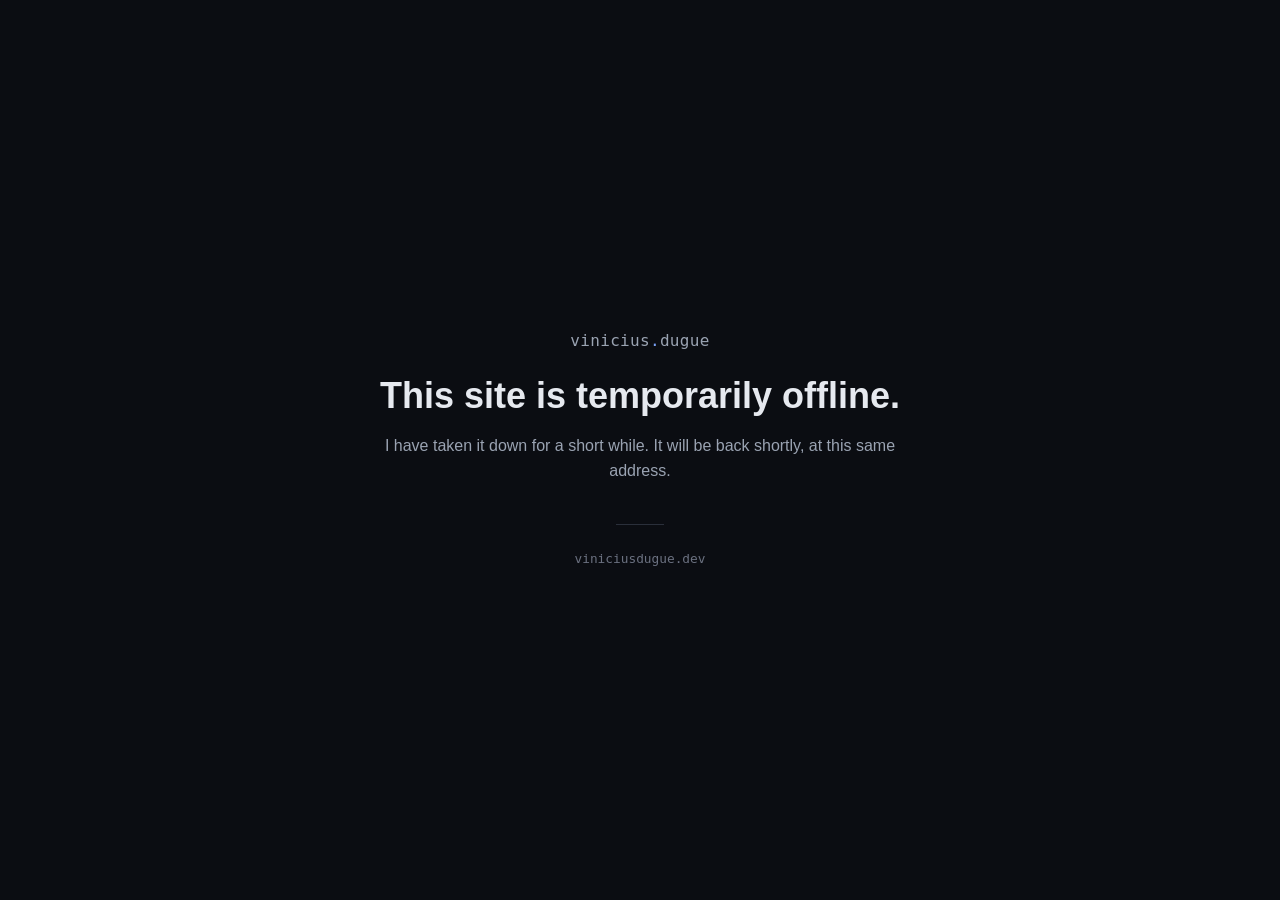
<file: index.html>
<!DOCTYPE html>
<html lang="en">
<head>
<meta charset="UTF-8" />
<meta name="viewport" content="width=device-width, initial-scale=1" />
<meta name="robots" content="noindex, nofollow" />
<title>vinicius.dugue</title>
<style>
  :root {
    --bg: #0b0d12;
    --text: #e6e9ef;
    --muted: #9aa3b2;
    --dim: #6b7180;
    --accent: #7aa2f7;
    --border: #2a2f3a;
  }
  * { box-sizing: border-box; }
  html, body { height: 100%; }
  body {
    margin: 0;
    display: grid;
    place-items: center;
    padding: 2rem;
    background: var(--bg);
    color: var(--text);
    font-family: -apple-system, "Segoe UI", Roboto, Inter, sans-serif;
    -webkit-font-smoothing: antialiased;
  }
  main {
    max-width: 34rem;
    text-align: center;
  }
  .brand {
    font-family: ui-monospace, "SF Mono", Menlo, Consolas, monospace;
    font-size: 1rem;
    letter-spacing: 0.02em;
    color: var(--muted);
  }
  .brand .dot { color: var(--accent); }
  h1 {
    margin: 1.5rem 0 0;
    font-size: clamp(1.5rem, 5vw, 2.25rem);
    font-weight: 600;
    line-height: 1.2;
  }
  p {
    margin: 1rem 0 0;
    color: var(--muted);
    line-height: 1.6;
  }
  hr {
    margin: 2.5rem auto 0;
    width: 3rem;
    border: 0;
    border-top: 1px solid var(--border);
  }
  .foot {
    margin-top: 1.5rem;
    font-family: ui-monospace, "SF Mono", Menlo, Consolas, monospace;
    font-size: 0.8rem;
    color: var(--dim);
  }
  a { color: var(--accent); }
</style>
</head>
<body>
<main>
  <div class="brand">vinicius<span class="dot">.</span>dugue</div>
  <h1>This site is temporarily offline.</h1>
  <p>I have taken it down for a short while. It will be back shortly, at this same address.</p>
  <hr />
  <p class="foot">viniciusdugue.dev</p>
</main>
</body>
</html>
</file>
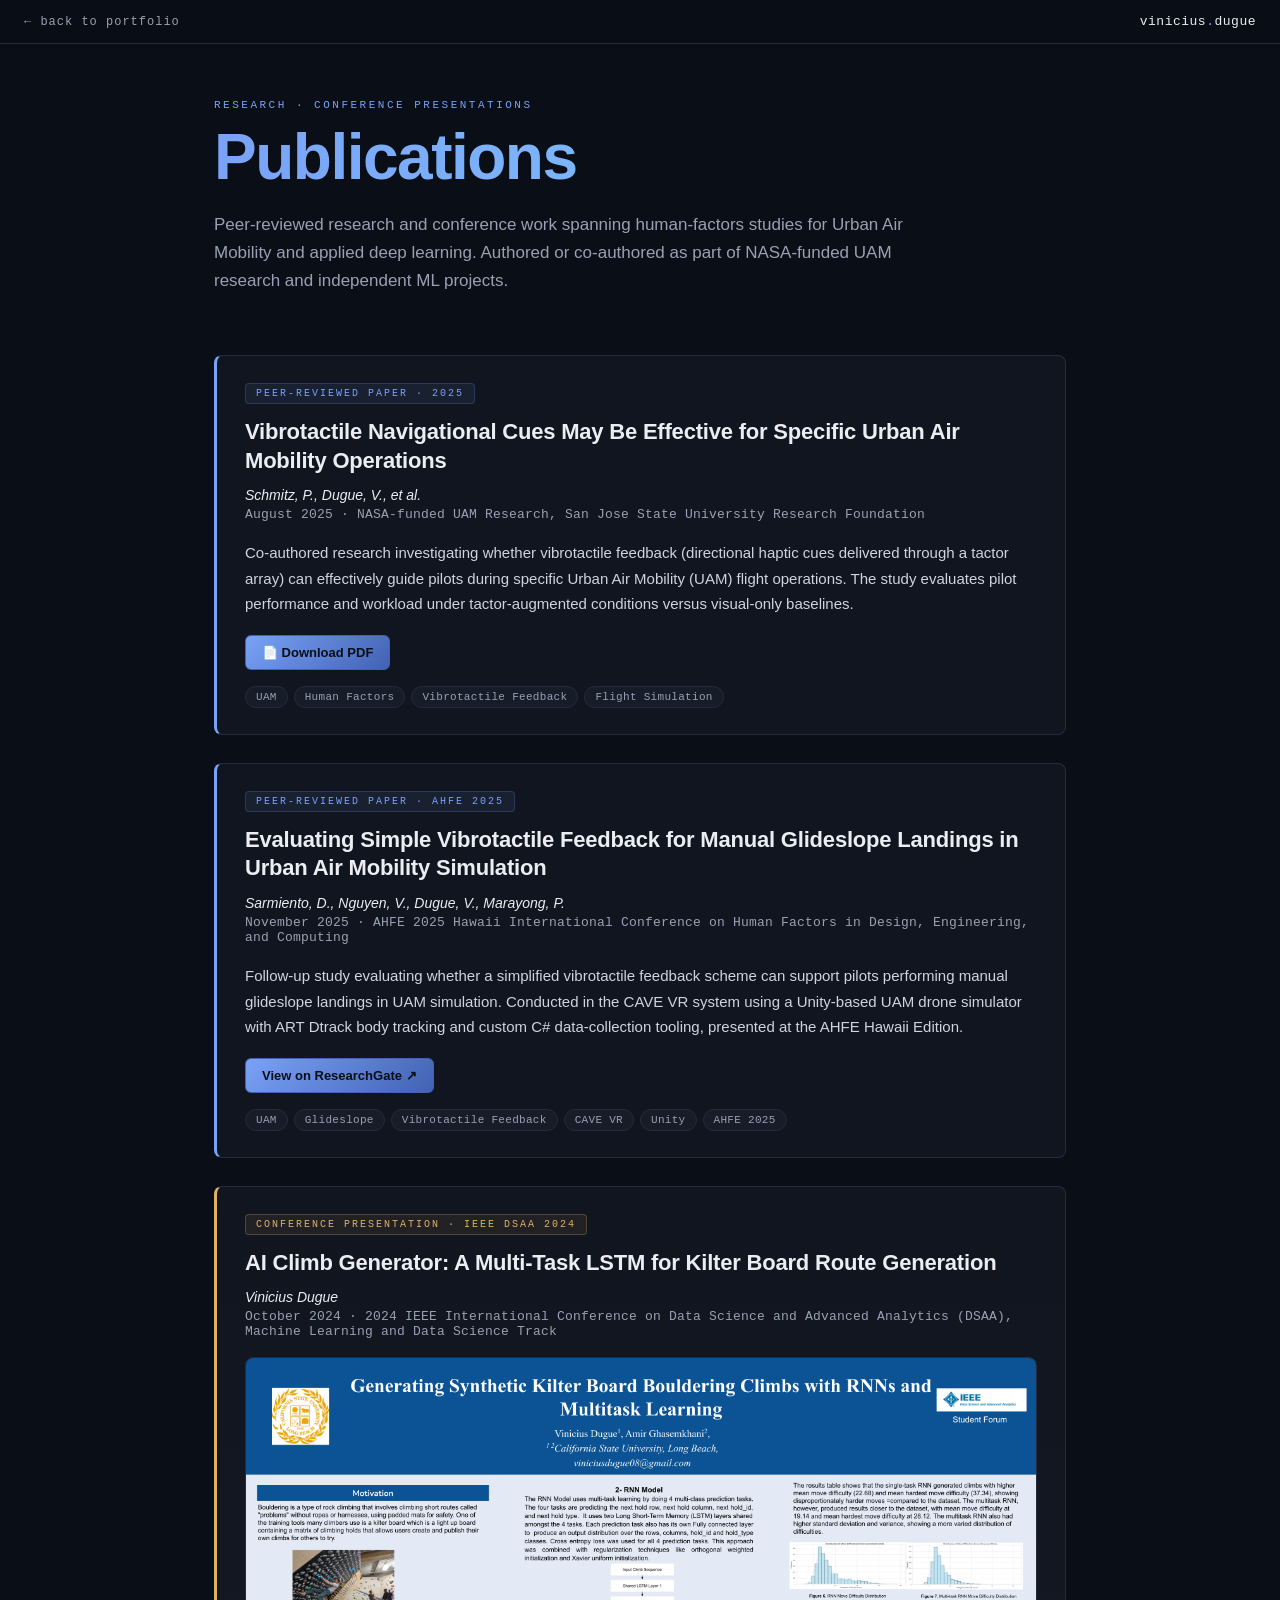
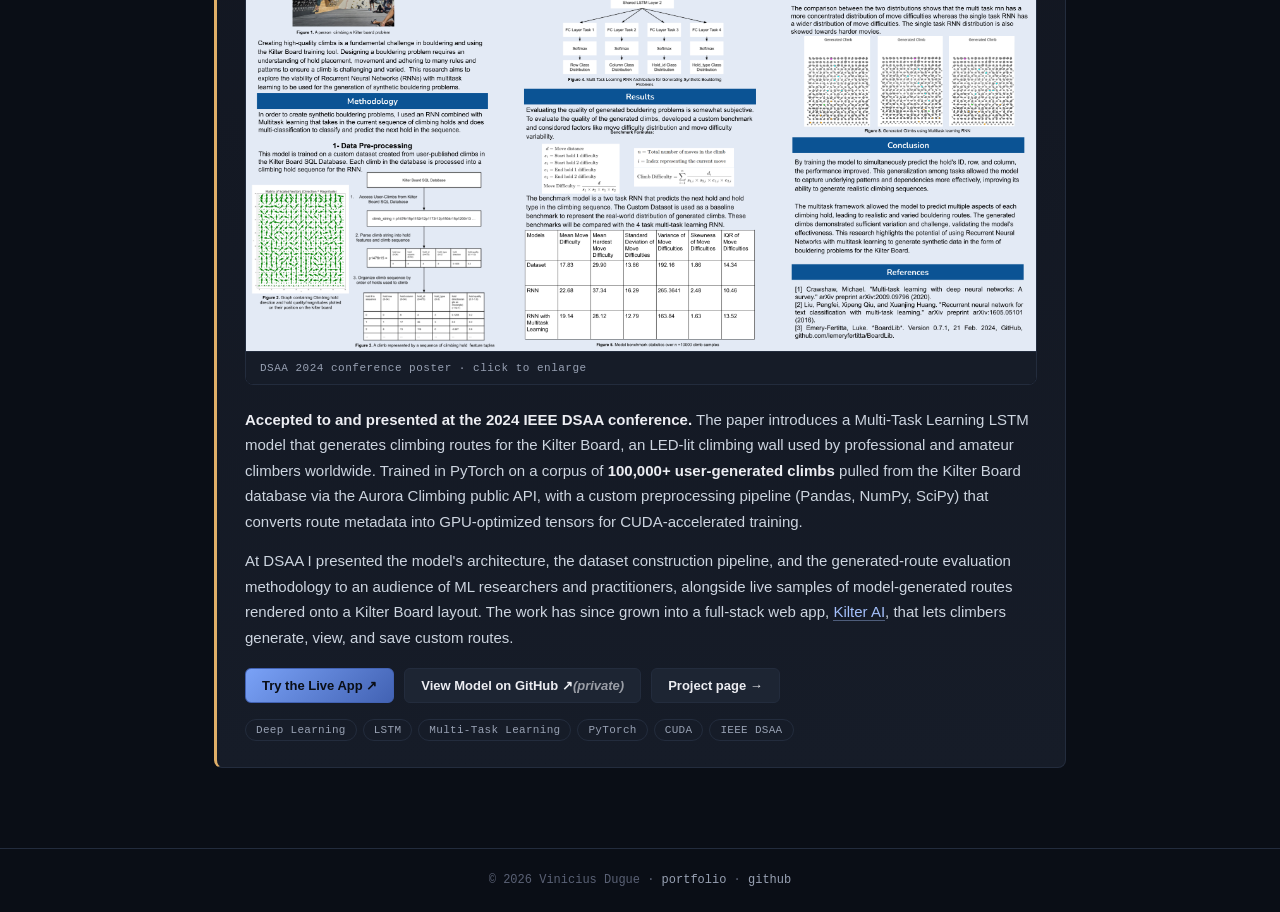
<file: publications/index.html>
<!DOCTYPE html>
<html lang="en">
<head>
<meta charset="UTF-8" />
<meta name="viewport" content="width=device-width, initial-scale=1" />
<title>Publications: Vinicius Dugue</title>
<meta name="description" content="Peer-reviewed publications and conference presentations by Vinicius Dugue: Urban Air Mobility human-factors research and a Multi-Task LSTM presented at IEEE DSAA 2024." />
<link rel="stylesheet" href="style.css" />
</head>
<body>

<nav class="top">
  <a href="../index.html" class="back">← back to portfolio</a>
  <a class="brand" href="../index.html">vinicius<span class="dot">.</span>dugue</a>
</nav>

<main class="page">

  <header class="cover">
    <span class="eyebrow">Research · Conference Presentations</span>
    <h1>Publications</h1>
    <p class="tagline">Peer-reviewed research and conference work spanning human-factors studies for Urban Air Mobility and applied deep learning. Authored or co-authored as part of NASA-funded UAM research and independent ML projects.</p>
  </header>

  <section class="pubs">

    <article class="pub">
      <div class="pub-tag">Peer-Reviewed Paper · 2025</div>
      <h2>Vibrotactile Navigational Cues May Be Effective for Specific Urban Air Mobility Operations</h2>
      <p class="authors">Schmitz, P., Dugue, V., et al.</p>
      <p class="venue">August 2025 · NASA-funded UAM Research, San Jose State University Research Foundation</p>
      <p class="abstract">
        Co-authored research investigating whether vibrotactile feedback (directional haptic cues delivered through a tactor array) can effectively guide pilots during specific Urban Air Mobility (UAM) flight operations. The study evaluates pilot performance and workload under tactor-augmented conditions versus visual-only baselines.
      </p>
      <div class="actions">
        <a class="btn btn-primary" href="papers/Vibrotactile_Navigational_Cues_UAM_2025.pdf" target="_blank" rel="noopener">📄 Download PDF</a>
      </div>
      <div class="tags">
        <span>UAM</span><span>Human Factors</span><span>Vibrotactile Feedback</span><span>Flight Simulation</span>
      </div>
    </article>

    <article class="pub">
      <div class="pub-tag">Peer-Reviewed Paper · AHFE 2025</div>
      <h2>Evaluating Simple Vibrotactile Feedback for Manual Glideslope Landings in Urban Air Mobility Simulation</h2>
      <p class="authors">Sarmiento, D., Nguyen, V., Dugue, V., Marayong, P.</p>
      <p class="venue">November 2025 · AHFE 2025 Hawaii International Conference on Human Factors in Design, Engineering, and Computing</p>
      <p class="abstract">
        Follow-up study evaluating whether a simplified vibrotactile feedback scheme can support pilots performing manual glideslope landings in UAM simulation. Conducted in the CAVE VR system using a Unity-based UAM drone simulator with ART Dtrack body tracking and custom C# data-collection tooling, presented at the AHFE Hawaii Edition.
      </p>
      <div class="actions">
        <a class="btn btn-primary" href="https://www.researchgate.net/publication/397421177_Evaluating_Simple_Vibrotactile_Feedback_for_Manual_Glideslope_Landings_in_Urban_Air_Mobility_Simulation" target="_blank" rel="noopener">View on ResearchGate ↗</a>
      </div>
      <div class="tags">
        <span>UAM</span><span>Glideslope</span><span>Vibrotactile Feedback</span><span>CAVE VR</span><span>Unity</span><span>AHFE 2025</span>
      </div>
    </article>

    <article class="pub featured">
      <div class="pub-tag">Conference Presentation · IEEE DSAA 2024</div>
      <h2>AI Climb Generator: A Multi-Task LSTM for Kilter Board Route Generation</h2>
      <p class="authors">Vinicius Dugue</p>
      <p class="venue">October 2024 · 2024 IEEE International Conference on Data Science and Advanced Analytics (DSAA), Machine Learning and Data Science Track</p>
      <a class="poster-link" href="img/kilter-poster.png" target="_blank" rel="noopener">
        <img class="poster" src="img/kilter-poster.png" alt="DSAA 2024 conference poster: AI Climb Generator: A Multi-Task LSTM for Kilter Board Route Generation" />
        <span class="poster-caption">DSAA 2024 conference poster · click to enlarge</span>
      </a>
      <p class="abstract">
        <strong>Accepted to and presented at the 2024 IEEE DSAA conference.</strong> The paper introduces a Multi-Task Learning LSTM model that generates climbing routes for the Kilter Board, an LED-lit climbing wall used by professional and amateur climbers worldwide. Trained in PyTorch on a corpus of <strong>100,000+ user-generated climbs</strong> pulled from the Kilter Board database via the Aurora Climbing public API, with a custom preprocessing pipeline (Pandas, NumPy, SciPy) that converts route metadata into GPU-optimized tensors for CUDA-accelerated training.
      </p>
      <p class="abstract">
        At DSAA I presented the model's architecture, the dataset construction pipeline, and the generated-route evaluation methodology to an audience of ML researchers and practitioners, alongside live samples of model-generated routes rendered onto a Kilter Board layout. The work has since grown into a full-stack web app, <a href="https://github.com/ViniciusDugue/Kilter-AI-Website">Kilter AI</a>, that lets climbers generate, view, and save custom routes.
      </p>
      <div class="actions">
        <a class="btn btn-primary" href="https://kilterboard-ai.web.app/" target="_blank" rel="noopener">Try the Live App ↗</a>
        <a class="btn" href="https://github.com/ViniciusDugue/KilterBoard-AI" target="_blank" rel="noopener">View Model on GitHub ↗ <em style="opacity:0.6">(private)</em></a>
        <a class="btn" href="../projects/kilter-ai/index.html">Project page →</a>
      </div>
      <div class="tags">
        <span>Deep Learning</span><span>LSTM</span><span>Multi-Task Learning</span><span>PyTorch</span><span>CUDA</span><span>IEEE DSAA</span>
      </div>
    </article>

  </section>

</main>

<footer>
  © 2026 Vinicius Dugue · <a href="../index.html">portfolio</a> · <a href="https://github.com/ViniciusDugue" target="_blank" rel="noopener">github</a>
</footer>

</body>
</html>
</file>
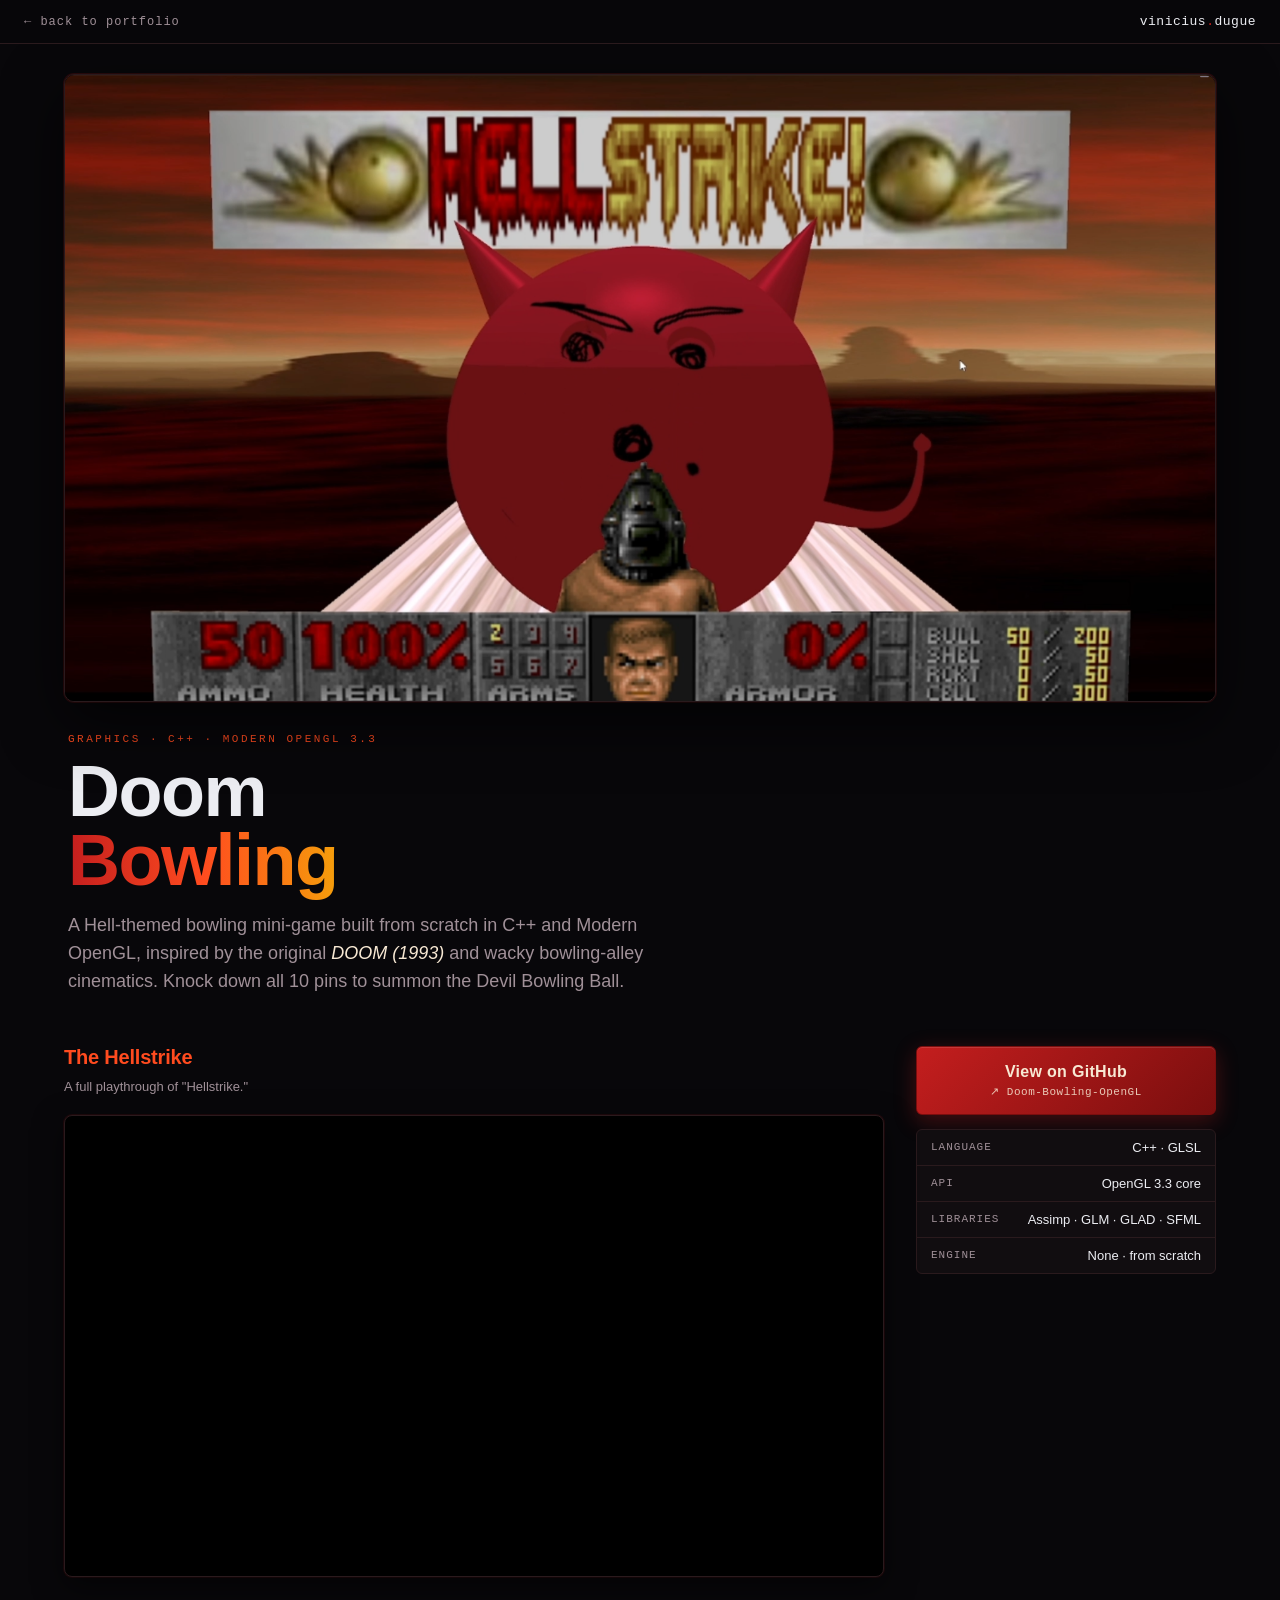
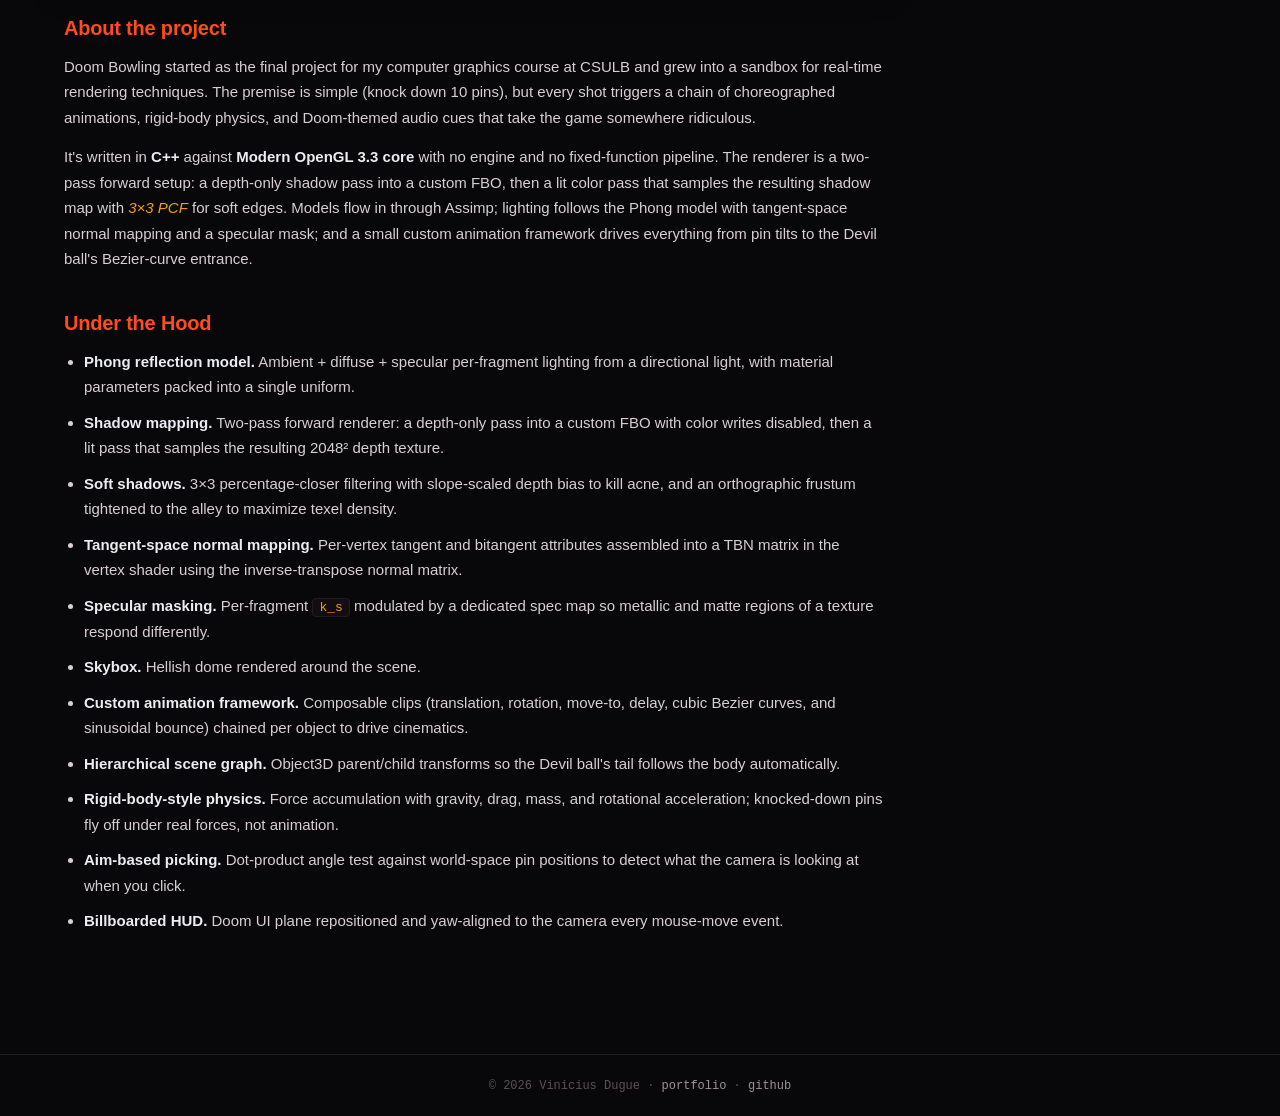
<file: projects/doom-bowling/index.html>
<!DOCTYPE html>
<html lang="en">
<head>
<meta charset="UTF-8" />
<meta name="viewport" content="width=device-width, initial-scale=1" />
<title>Doom Bowling: Vinicius Dugue</title>
<meta name="description" content="A DOOM-themed bowling game built from scratch in C++ and Modern OpenGL 3.3: Phong lighting, PCF soft shadows, tangent-space normal mapping, Bezier animations, and a rigid-body physics tick." />
<link rel="stylesheet" href="style.css" />
</head>
<body>

<nav class="top">
  <a href="../../index.html" class="back">← back to portfolio</a>
  <a class="brand" href="../../index.html">vinicius<span class="dot">.</span>dugue</a>
</nav>

<main class="page">

  <header class="cover">
    <div class="hero-art">
      <img src="img/hellstrike-thumbnail.png" alt="The Devil Bowling Ball delivering a Hellstrike on a row of bowling pins" />
    </div>
    <div class="hero-text">
      <span class="eyebrow">Graphics · C++ · Modern OpenGL 3.3</span>
      <h1>Doom<br/><span class="alt">Bowling</span></h1>
      <p class="tagline">A Hell-themed bowling mini-game built from scratch in C++ and Modern OpenGL, inspired by the original <em>DOOM (1993)</em> and wacky bowling-alley cinematics. Knock down all 10 pins to summon the Devil Bowling Ball.</p>
    </div>
  </header>

  <div class="layout">

    <article class="content">

      <section class="video">
        <h2>The Hellstrike</h2>
        <p class="v-lead">A full playthrough of "Hellstrike."</p>
        <div class="video-frame">
          <iframe
            src="https://www.youtube.com/embed/0v3NBRSzgVc"
            title="Doom Bowling: Hellstrike sequence"
            frameborder="0"
            allow="accelerometer; autoplay; clipboard-write; encrypted-media; gyroscope; picture-in-picture; web-share"
            referrerpolicy="strict-origin-when-cross-origin"
            allowfullscreen></iframe>
        </div>
      </section>

      <section class="about">
        <h2>About the project</h2>
        <p>Doom Bowling started as the final project for my computer graphics course at CSULB and grew into a sandbox for real-time rendering techniques. The premise is simple (knock down 10 pins), but every shot triggers a chain of choreographed animations, rigid-body physics, and Doom-themed audio cues that take the game somewhere ridiculous.</p>
        <p>It's written in <strong>C++</strong> against <strong>Modern OpenGL 3.3 core</strong> with no engine and no fixed-function pipeline. The renderer is a two-pass forward setup: a depth-only shadow pass into a custom FBO, then a lit color pass that samples the resulting shadow map with <em>3×3 PCF</em> for soft edges. Models flow in through Assimp; lighting follows the Phong model with tangent-space normal mapping and a specular mask; and a small custom animation framework drives everything from pin tilts to the Devil ball's Bezier-curve entrance.</p>
      </section>


      <section class="features">
        <h2>Under the Hood</h2>
        <ul>
          <li><strong>Phong reflection model.</strong> Ambient + diffuse + specular per-fragment lighting from a directional light, with material parameters packed into a single uniform.</li>
          <li><strong>Shadow mapping.</strong> Two-pass forward renderer: a depth-only pass into a custom FBO with color writes disabled, then a lit pass that samples the resulting 2048² depth texture.</li>
          <li><strong>Soft shadows.</strong> 3×3 percentage-closer filtering with slope-scaled depth bias to kill acne, and an orthographic frustum tightened to the alley to maximize texel density.</li>
          <li><strong>Tangent-space normal mapping.</strong> Per-vertex tangent and bitangent attributes assembled into a TBN matrix in the vertex shader using the inverse-transpose normal matrix.</li>
          <li><strong>Specular masking.</strong> Per-fragment <code>k_s</code> modulated by a dedicated spec map so metallic and matte regions of a texture respond differently.</li>
          <li><strong>Skybox.</strong> Hellish dome rendered around the scene.</li>
          <li><strong>Custom animation framework.</strong> Composable clips (translation, rotation, move-to, delay, cubic Bezier curves, and sinusoidal bounce) chained per object to drive cinematics.</li>
          <li><strong>Hierarchical scene graph.</strong> Object3D parent/child transforms so the Devil ball's tail follows the body automatically.</li>
          <li><strong>Rigid-body-style physics.</strong> Force accumulation with gravity, drag, mass, and rotational acceleration; knocked-down pins fly off under real forces, not animation.</li>
          <li><strong>Aim-based picking.</strong> Dot-product angle test against world-space pin positions to detect what the camera is looking at when you click.</li>
          <li><strong>Billboarded HUD.</strong> Doom UI plane repositioned and yaw-aligned to the camera every mouse-move event.</li>
        </ul>
      </section>

    </article>

    <aside class="sidebar">
      <a class="play-btn" href="https://github.com/ViniciusDugue/Doom-Bowling-OpenGL" target="_blank" rel="noopener">
        <span class="big">View on GitHub</span>
        <span class="small">↗ Doom-Bowling-OpenGL</span>
      </a>
      <ul class="info">
        <li><span>Language</span><b>C++ · GLSL</b></li>
        <li><span>API</span><b>OpenGL 3.3 core</b></li>
        <li><span>Libraries</span><b>Assimp · GLM · GLAD · SFML</b></li>
        <li><span>Engine</span><b>None · from scratch</b></li>
      </ul>
    </aside>

  </div>

</main>

<footer>
  © 2026 Vinicius Dugue · <a href="../../index.html">portfolio</a> · <a href="https://github.com/ViniciusDugue" target="_blank" rel="noopener">github</a>
</footer>

</body>
</html>
</file>
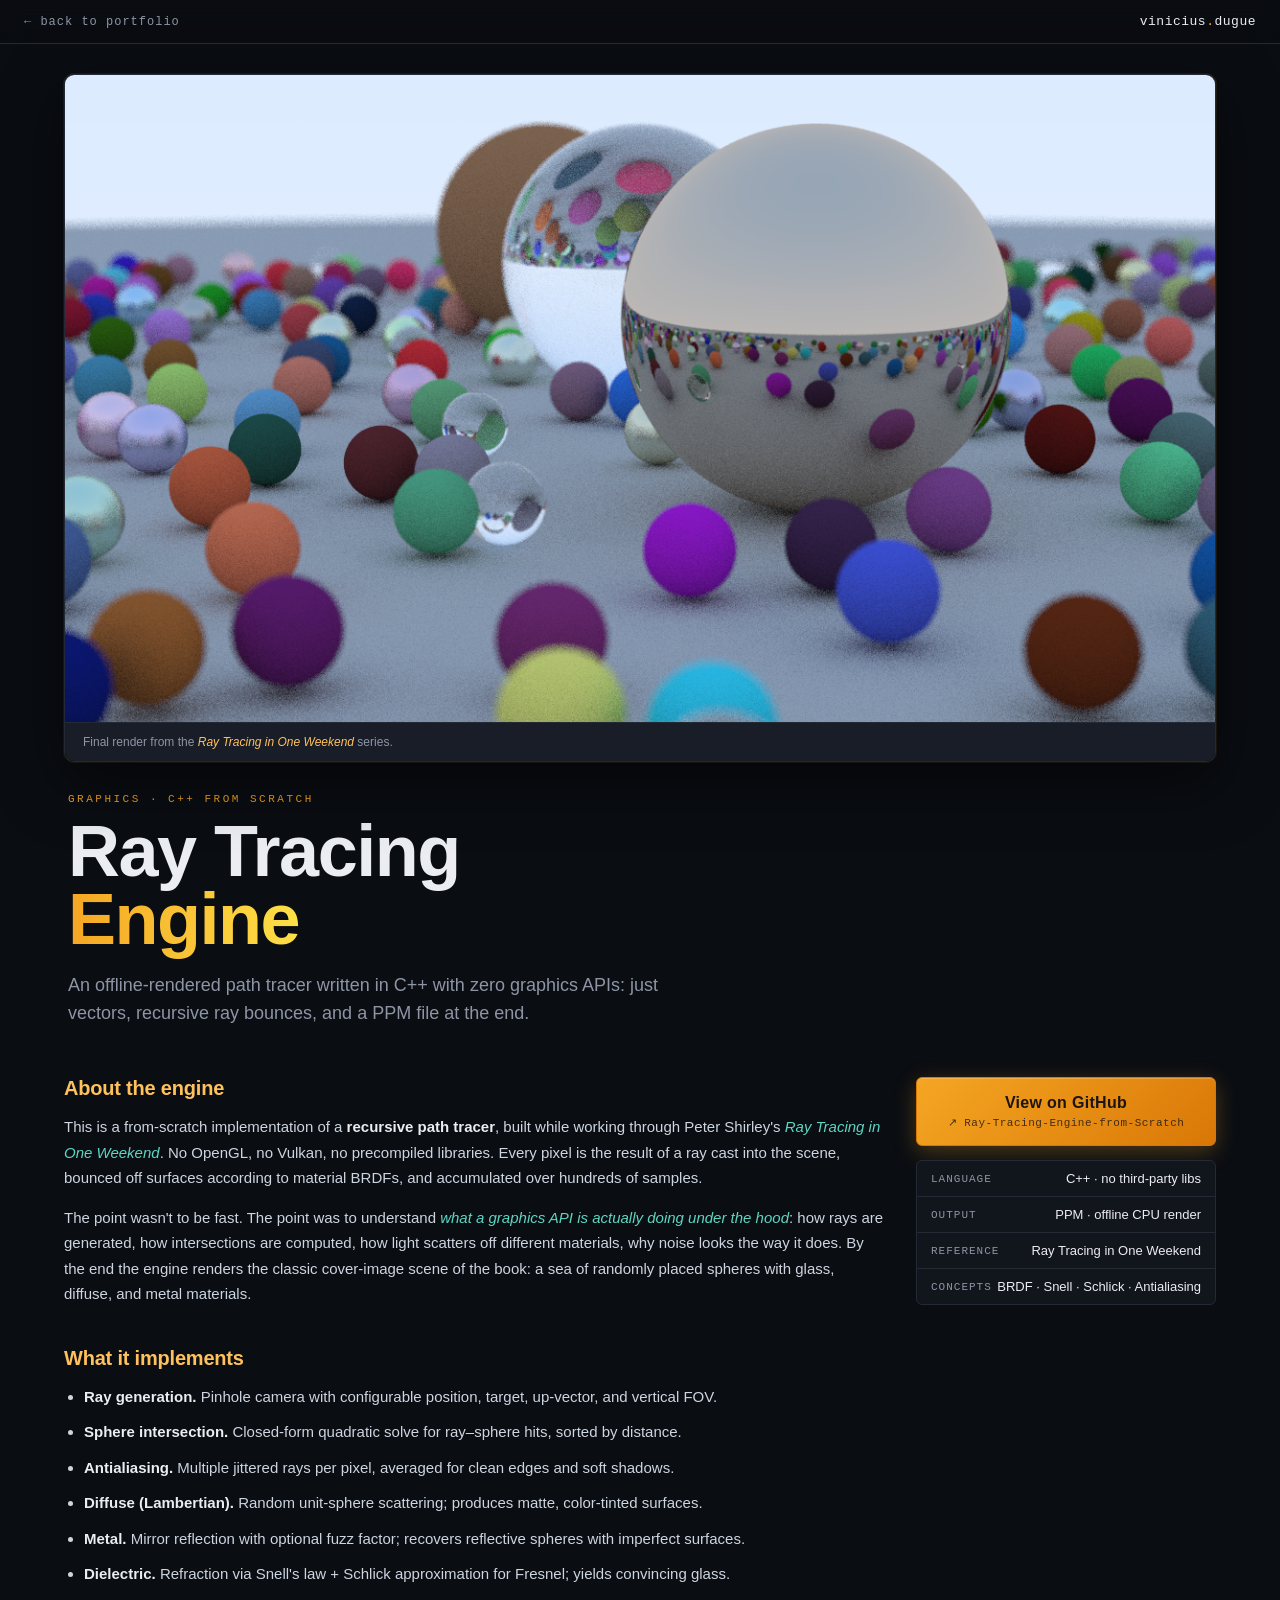
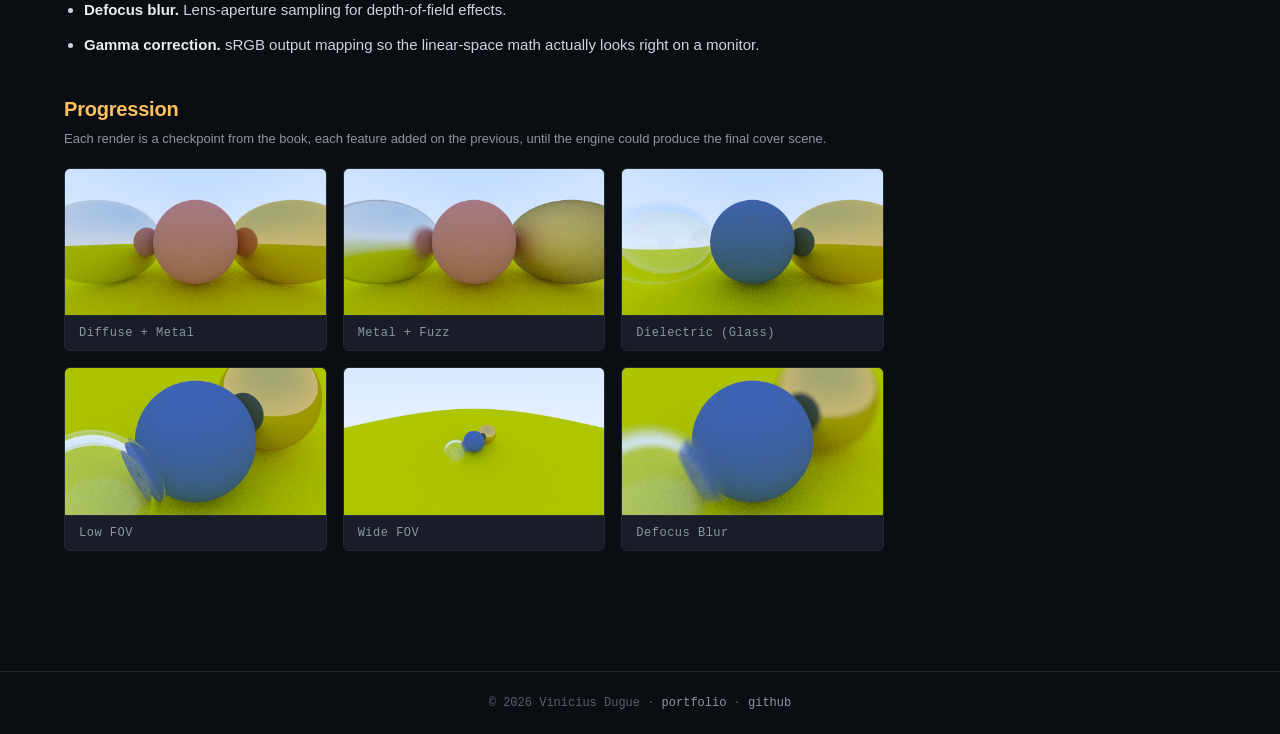
<file: projects/ray-tracing/index.html>
<!DOCTYPE html>
<html lang="en">
<head>
<meta charset="UTF-8" />
<meta name="viewport" content="width=device-width, initial-scale=1" />
<title>Ray Tracing Engine: Vinicius Dugue</title>
<meta name="description" content="An offline ray tracer built from scratch in C++ following Peter Shirley's Ray Tracing in One Weekend. No graphics APIs, just math, vectors, and a PPM writer." />
<link rel="stylesheet" href="style.css" />
</head>
<body>

<nav class="top">
  <a href="../../index.html" class="back">← back to portfolio</a>
  <a class="brand" href="../../index.html">vinicius<span class="dot">.</span>dugue</a>
</nav>

<main class="page">

  <header class="cover">
    <div class="hero-art">
      <img src="img/final-scene.png" alt="A ray-traced scene full of colorful spheres with a glass, diffuse, and metal sphere in the foreground" />
      <p class="hero-caption">Final render from the <em>Ray Tracing in One Weekend</em> series.</p>
    </div>
    <div class="hero-text">
      <span class="eyebrow">Graphics · C++ from scratch</span>
      <h1>Ray Tracing<br/><span class="alt">Engine</span></h1>
      <p class="tagline">An offline-rendered path tracer written in C++ with zero graphics APIs: just vectors, recursive ray bounces, and a PPM file at the end.</p>
    </div>
  </header>

  <div class="layout">

    <article class="content">

      <section class="about">
        <h2>About the engine</h2>
        <p>This is a from-scratch implementation of a <strong>recursive path tracer</strong>, built while working through Peter Shirley's <em>Ray Tracing in One Weekend</em>. No OpenGL, no Vulkan, no precompiled libraries. Every pixel is the result of a ray cast into the scene, bounced off surfaces according to material BRDFs, and accumulated over hundreds of samples.</p>
        <p>The point wasn't to be fast. The point was to understand <em>what a graphics API is actually doing under the hood</em>: how rays are generated, how intersections are computed, how light scatters off different materials, why noise looks the way it does. By the end the engine renders the classic cover-image scene of the book: a sea of randomly placed spheres with glass, diffuse, and metal materials.</p>
      </section>


      <section class="features">
        <h2>What it implements</h2>
        <ul>
          <li><strong>Ray generation.</strong> Pinhole camera with configurable position, target, up-vector, and vertical FOV.</li>
          <li><strong>Sphere intersection.</strong> Closed-form quadratic solve for ray–sphere hits, sorted by distance.</li>
          <li><strong>Antialiasing.</strong> Multiple jittered rays per pixel, averaged for clean edges and soft shadows.</li>
          <li><strong>Diffuse (Lambertian).</strong> Random unit-sphere scattering; produces matte, color-tinted surfaces.</li>
          <li><strong>Metal.</strong> Mirror reflection with optional fuzz factor; recovers reflective spheres with imperfect surfaces.</li>
          <li><strong>Dielectric.</strong> Refraction via Snell's law + Schlick approximation for Fresnel; yields convincing glass.</li>
          <li><strong>Defocus blur.</strong> Lens-aperture sampling for depth-of-field effects.</li>
          <li><strong>Gamma correction.</strong> sRGB output mapping so the linear-space math actually looks right on a monitor.</li>
        </ul>
      </section>

      <section class="gallery">
        <h2>Progression</h2>
        <p class="g-lead">Each render is a checkpoint from the book, each feature added on the previous, until the engine could produce the final cover scene.</p>
        <div class="grid">
          <figure>
            <a href="img/diffuse-metal.png" target="_blank" rel="noopener"><img src="img/diffuse-metal.png" alt="Three spheres with diffuse and metal materials" loading="lazy" /></a>
            <figcaption>Diffuse + Metal</figcaption>
          </figure>
          <figure>
            <a href="img/diffuse-metal-fuzz.png" target="_blank" rel="noopener"><img src="img/diffuse-metal-fuzz.png" alt="Metal spheres with added surface fuzz" loading="lazy" /></a>
            <figcaption>Metal + Fuzz</figcaption>
          </figure>
          <figure>
            <a href="img/dielectric-metal-diffuse.png" target="_blank" rel="noopener"><img src="img/dielectric-metal-diffuse.png" alt="Glass, diffuse, and metal spheres in a green field" loading="lazy" /></a>
            <figcaption>Dielectric (Glass)</figcaption>
          </figure>
          <figure>
            <a href="img/low-fov.png" target="_blank" rel="noopener"><img src="img/low-fov.png" alt="Low vertical FOV variant of the same scene" loading="lazy" /></a>
            <figcaption>Low FOV</figcaption>
          </figure>
          <figure>
            <a href="img/high-fov.png" target="_blank" rel="noopener"><img src="img/high-fov.png" alt="High vertical FOV variant" loading="lazy" /></a>
            <figcaption>Wide FOV</figcaption>
          </figure>
          <figure>
            <a href="img/defocus-blur.png" target="_blank" rel="noopener"><img src="img/defocus-blur.png" alt="Scene with defocus blur (depth of field)" loading="lazy" /></a>
            <figcaption>Defocus Blur</figcaption>
          </figure>
        </div>
      </section>

    </article>

    <aside class="sidebar">
      <a class="play-btn" href="https://github.com/ViniciusDugue/Ray-Tracing-Engine-from-Scratch" target="_blank" rel="noopener">
        <span class="big">View on GitHub</span>
        <span class="small">↗ Ray-Tracing-Engine-from-Scratch</span>
      </a>
      <ul class="info">
        <li><span>Language</span><b>C++ · no third-party libs</b></li>
        <li><span>Output</span><b>PPM · offline CPU render</b></li>
        <li><span>Reference</span><b>Ray Tracing in One Weekend</b></li>
        <li><span>Concepts</span><b>BRDF · Snell · Schlick · Antialiasing</b></li>
      </ul>
    </aside>

  </div>

</main>

<footer>
  © 2026 Vinicius Dugue · <a href="../../index.html">portfolio</a> · <a href="https://github.com/ViniciusDugue" target="_blank" rel="noopener">github</a>
</footer>

</body>
</html>
</file>
<file: publications/style.css>
/* ---------- Publications — academic deep-blue palette, clean scholarly type ---------- */
:root {
  --bg: #0a0e16;
  --panel: #11151f;
  --panel-2: #161c28;
  --panel-3: #1d2533;
  --border: #232c3d;
  --text: #ecedf2;
  --muted: #98a1b3;
  --dim: #5a6175;
  --accent: #7aa2f7;
  --accent-hot: #a4c0fb;
  --gold: #e0af68;
  --teal: #7dcfff;
}

* { box-sizing: border-box; }
html, body {
  margin: 0; padding: 0;
  background: var(--bg); color: var(--text);
  font-family: -apple-system, "Segoe UI", Roboto, Inter, sans-serif;
  -webkit-font-smoothing: antialiased;
  scroll-behavior: smooth;
}
a { color: var(--accent-hot); text-decoration: none; }
a:hover { color: var(--teal); }

/* ---------- Nav ---------- */
nav.top {
  position: sticky; top: 0; z-index: 50;
  display: flex; align-items: center; justify-content: space-between;
  padding: 14px 24px;
  background: rgba(10, 14, 22, 0.92);
  backdrop-filter: blur(8px);
  border-bottom: 1px solid var(--border);
}
nav.top .back {
  font-family: ui-monospace, "SF Mono", Menlo, Consolas, monospace;
  font-size: 12px; letter-spacing: 1px; color: var(--muted);
  transition: color .15s;
}
nav.top .back:hover { color: var(--accent); }
nav.top .brand {
  font-family: ui-monospace, "SF Mono", Menlo, Consolas, monospace;
  font-size: 13px; letter-spacing: 0.5px; color: var(--text);
}
nav.top .brand .dot { color: var(--accent); }

/* ---------- Cover ---------- */
.cover {
  max-width: 900px;
  margin: 50px auto 0;
  padding: 0 24px;
}
.eyebrow {
  display: inline-block;
  font-family: ui-monospace, "SF Mono", Menlo, Consolas, monospace;
  font-size: 11px;
  letter-spacing: 2.5px;
  text-transform: uppercase;
  color: var(--accent);
  margin-bottom: 14px;
}
.cover h1 {
  margin: 0;
  font-size: clamp(40px, 6vw, 64px);
  font-weight: 800;
  letter-spacing: -1.5px;
  line-height: 1;
  background: linear-gradient(90deg, var(--accent) 0%, var(--teal) 100%);
  -webkit-background-clip: text;
  background-clip: text;
  -webkit-text-fill-color: transparent;
}
.cover .tagline {
  margin: 22px 0 0;
  font-size: clamp(15px, 1.5vw, 17px);
  color: var(--muted);
  max-width: 720px;
  line-height: 1.65;
}

/* ---------- Page ---------- */
.page { padding-bottom: 80px; }
.pubs {
  max-width: 900px;
  margin: 60px auto 0;
  padding: 0 24px;
  display: flex;
  flex-direction: column;
  gap: 28px;
}

/* ---------- Publication card ---------- */
.pub {
  background: var(--panel);
  border: 1px solid var(--border);
  border-left: 3px solid var(--accent);
  border-radius: 8px;
  padding: 26px 28px;
  transition: border-color .2s, transform .15s, box-shadow .2s;
}
.pub:hover {
  border-color: var(--accent);
  border-left-color: var(--accent-hot);
  transform: translateY(-2px);
  box-shadow: 0 12px 36px rgba(122, 162, 247, 0.12);
}
.pub.featured {
  border-left-color: var(--gold);
  background: linear-gradient(180deg, var(--panel) 0%, var(--panel-2) 100%);
}
.pub.featured:hover {
  border-left-color: var(--gold);
  box-shadow: 0 12px 36px rgba(224, 175, 104, 0.15);
}

.pub-tag {
  display: inline-block;
  font-family: ui-monospace, "SF Mono", Menlo, Consolas, monospace;
  font-size: 10px;
  letter-spacing: 2px;
  text-transform: uppercase;
  color: var(--accent);
  background: rgba(122, 162, 247, 0.08);
  border: 1px solid rgba(122, 162, 247, 0.2);
  padding: 4px 10px;
  border-radius: 4px;
  margin-bottom: 14px;
}
.pub.featured .pub-tag {
  color: var(--gold);
  background: rgba(224, 175, 104, 0.08);
  border-color: rgba(224, 175, 104, 0.25);
}

.pub h2 {
  margin: 0 0 12px;
  font-size: clamp(18px, 2vw, 22px);
  font-weight: 700;
  letter-spacing: -0.2px;
  line-height: 1.3;
  color: var(--text);
}

.authors {
  margin: 0 0 4px;
  font-size: 14px;
  color: var(--text);
  font-style: italic;
}

.venue {
  margin: 0 0 18px;
  font-size: 13px;
  color: var(--muted);
  font-family: ui-monospace, "SF Mono", Menlo, Consolas, monospace;
  letter-spacing: 0.2px;
}

.abstract {
  margin: 0 0 14px;
  font-size: 15px;
  line-height: 1.7;
  color: #cdd5e0;
}
.abstract strong { color: var(--text); }
.abstract a { color: var(--accent-hot); border-bottom: 1px solid rgba(164, 192, 251, 0.4); }
.abstract a:hover { color: var(--teal); border-bottom-color: var(--teal); }

/* ---------- Poster image ---------- */
.poster-link {
  display: block;
  margin: 16px 0 22px;
  border: 1px solid var(--border);
  border-radius: 8px;
  overflow: hidden;
  background: #0a0e16;
  transition: border-color .2s, transform .15s, box-shadow .2s;
}
.poster-link:hover {
  border-color: var(--gold);
  transform: translateY(-2px);
  box-shadow: 0 14px 38px rgba(224, 175, 104, 0.18);
}
.poster {
  display: block;
  width: 100%;
  height: auto;
}
.poster-caption {
  display: block;
  padding: 10px 14px;
  font-family: ui-monospace, "SF Mono", Menlo, Consolas, monospace;
  font-size: 11px;
  letter-spacing: 0.5px;
  color: var(--muted);
  border-top: 1px solid var(--border);
  background: var(--panel-2);
}

/* ---------- Actions ---------- */
.actions {
  display: flex;
  flex-wrap: wrap;
  gap: 10px;
  margin: 18px 0 16px;
}
.btn {
  display: inline-flex;
  align-items: center;
  font-size: 13px;
  font-weight: 600;
  padding: 9px 16px;
  border-radius: 6px;
  border: 1px solid var(--border);
  background: var(--panel-3);
  color: var(--text) !important;
  transition: border-color .15s, background .15s, transform .1s;
}
.btn:hover {
  border-color: var(--accent);
  transform: translateY(-1px);
}
.btn-primary {
  background: linear-gradient(135deg, var(--accent) 0%, #4262b3 100%);
  border-color: #4262b3;
  color: #0a0e16 !important;
}
.btn-primary:hover {
  filter: brightness(1.1);
  border-color: var(--accent-hot);
  color: #0a0e16 !important;
}

/* ---------- Tags ---------- */
.tags {
  display: flex;
  flex-wrap: wrap;
  gap: 6px;
  margin-top: 8px;
}
.tags span {
  font-size: 11px;
  background: var(--panel-2);
  border: 1px solid var(--border);
  color: var(--muted);
  padding: 4px 10px;
  border-radius: 999px;
  transition: color .15s, border-color .15s;
  font-family: ui-monospace, monospace;
  letter-spacing: 0.3px;
}
.tags span:hover { color: var(--accent-hot); border-color: var(--accent); }

/* ---------- Footer ---------- */
footer {
  text-align: center;
  padding: 24px 14px;
  color: var(--dim);
  font-size: 12px;
  border-top: 1px solid var(--border);
  font-family: ui-monospace, monospace;
}
footer a { color: var(--muted); }
footer a:hover { color: var(--accent-hot); }
</file>
<file: projects/doom-bowling/style.css>
/* ---------- Doom Bowling — hellish red on deep charcoal, Doom-inspired UI ---------- */
:root {
  --bg: #08070a;
  --panel: #110d10;
  --panel-2: #1a1216;
  --border: #2a1a1d;
  --text: #ecedf2;
  --muted: #a09098;
  --dim: #5e5057;
  --hell: #c41e1e;
  --hell-hot: #ff4b1f;
  --ember: #f59e0b;
  --pale: #f7e8d3;
}

* { box-sizing: border-box; }
html, body {
  margin: 0; padding: 0;
  background: var(--bg); color: var(--text);
  font-family: -apple-system, "Segoe UI", Roboto, Inter, sans-serif;
  -webkit-font-smoothing: antialiased;
  scroll-behavior: smooth;
}
a { color: var(--hell-hot); text-decoration: none; }
a:hover { color: var(--ember); }

/* ---------- Nav ---------- */
nav.top {
  position: sticky; top: 0; z-index: 50;
  display: flex; align-items: center; justify-content: space-between;
  padding: 14px 24px;
  background: rgba(8, 7, 10, 0.92);
  backdrop-filter: blur(8px);
  border-bottom: 1px solid var(--border);
}
nav.top .back {
  font-family: ui-monospace, "SF Mono", Menlo, Consolas, monospace;
  font-size: 12px; letter-spacing: 1px; color: var(--muted);
  transition: color .15s;
}
nav.top .back:hover { color: var(--hell-hot); }
nav.top .brand {
  font-family: ui-monospace, "SF Mono", Menlo, Consolas, monospace;
  font-size: 13px; letter-spacing: 0.5px; color: var(--text);
}
nav.top .brand .dot { color: var(--hell); }

/* ---------- Cover ---------- */
.cover {
  position: relative;
  width: 100%;
  max-width: 1200px;
  margin: 30px auto 0;
  padding: 0 24px;
}
.hero-art {
  position: relative;
  border-radius: 10px;
  overflow: hidden;
  border: 1px solid var(--border);
  background: #000;
  box-shadow: 0 20px 60px rgba(0, 0, 0, 0.65), 0 0 0 1px rgba(196, 30, 30, 0.18);
}
.hero-art img {
  display: block;
  width: 100%;
  height: auto;
  image-rendering: auto;
}
.hero-text {
  margin-top: 26px;
  padding: 0 4px;
}
.eyebrow {
  display: inline-block;
  font-family: ui-monospace, "SF Mono", Menlo, Consolas, monospace;
  font-size: 11px;
  letter-spacing: 2.5px;
  text-transform: uppercase;
  color: var(--hell-hot);
  margin-bottom: 12px;
}
.hero-text h1 {
  margin: 0;
  font-size: clamp(40px, 6vw, 72px);
  font-weight: 800;
  letter-spacing: -1.5px;
  line-height: 0.95;
}
.hero-text h1 .alt {
  background: linear-gradient(90deg, var(--hell) 0%, var(--hell-hot) 50%, var(--ember) 100%);
  -webkit-background-clip: text;
  background-clip: text;
  -webkit-text-fill-color: transparent;
}
.hero-text .tagline {
  margin: 18px 0 0;
  font-size: clamp(15px, 1.5vw, 18px);
  color: var(--muted);
  max-width: 620px;
  line-height: 1.55;
}
.hero-text .tagline em { color: var(--pale); font-style: italic; }

/* ---------- Layout ---------- */
.page { padding-bottom: 80px; }
.layout {
  display: grid;
  grid-template-columns: 1fr 300px;
  gap: 32px;
  max-width: 1200px;
  margin: 50px auto 0;
  padding: 0 24px;
}
@media (max-width: 880px) {
  .layout { grid-template-columns: 1fr; }
}

/* ---------- Sections ---------- */
.video, .about, .features { margin-bottom: 40px; }
.video h2, .about h2, .features h2 {
  font-size: 20px;
  margin: 0 0 14px;
  color: var(--hell-hot);
  font-weight: 700;
  letter-spacing: -0.2px;
}
.about p, .features li {
  font-size: 15px;
  line-height: 1.7;
  color: #d9cfd3;
}
.about p { margin: 0 0 14px; }
.about strong { color: var(--text); }
.about em { color: var(--ember); font-style: italic; }
.features ul { padding: 0 0 0 20px; margin: 0; }
.features li { margin-bottom: 10px; }
.features li strong { color: var(--text); display: inline; }
.features code {
  font-family: ui-monospace, "SF Mono", Menlo, Consolas, monospace;
  font-size: 13px;
  background: var(--panel);
  border: 1px solid var(--border);
  padding: 1px 6px;
  border-radius: 4px;
  color: var(--ember);
}

/* ---------- Video ---------- */
.v-lead {
  margin: -6px 0 18px;
  font-size: 13px;
  color: var(--muted);
  line-height: 1.6;
}
.video-frame {
  position: relative;
  width: 100%;
  aspect-ratio: 16 / 9;
  border: 1px solid var(--border);
  border-radius: 8px;
  overflow: hidden;
  background: #000;
  box-shadow: 0 10px 30px rgba(0, 0, 0, 0.5), 0 0 0 1px rgba(196, 30, 30, 0.12);
}
.video-frame iframe {
  position: absolute;
  inset: 0;
  width: 100%;
  height: 100%;
  border: 0;
}

/* ---------- Meta cards ---------- */
.meta-grid {
  display: grid;
  grid-template-columns: repeat(auto-fit, minmax(170px, 1fr));
  gap: 12px;
  margin-bottom: 40px;
}
.meta-card {
  background: var(--panel);
  border: 1px solid var(--border);
  border-radius: 6px;
  padding: 14px 16px;
}
.meta-card h3 {
  margin: 0 0 6px;
  font-size: 10px;
  letter-spacing: 2px;
  text-transform: uppercase;
  color: var(--hell-hot);
  font-family: ui-monospace, "SF Mono", Menlo, Consolas, monospace;
  font-weight: 600;
}
.meta-card p { margin: 0; font-size: 13px; color: var(--text); line-height: 1.4; }

/* ---------- Sidebar ---------- */
.sidebar { display: flex; flex-direction: column; gap: 14px; }
.play-btn {
  display: block;
  background: linear-gradient(135deg, var(--hell) 0%, #7a0e0e 100%);
  color: var(--pale) !important;
  text-align: center;
  padding: 16px 20px;
  border-radius: 6px;
  border: 1px solid #7a0e0e;
  box-shadow: 0 6px 22px rgba(196, 30, 30, 0.32), inset 0 1px 0 rgba(255,255,255,0.12);
  transition: transform .1s, box-shadow .15s, filter .15s;
}
.play-btn:hover {
  filter: brightness(1.15);
  transform: translateY(-2px);
  box-shadow: 0 10px 28px rgba(255, 75, 31, 0.45);
  color: var(--pale) !important;
}
.play-btn .big { display: block; font-size: 16px; font-weight: 700; letter-spacing: 0.3px; }
.play-btn .small {
  display: block; font-size: 11px; margin-top: 4px; opacity: 0.85;
  font-family: ui-monospace, "SF Mono", Menlo, Consolas, monospace;
  letter-spacing: 0.5px;
}
.play-btn--video {
  background: linear-gradient(135deg, #cc0000 0%, #4a0707 100%);
  border-color: #4a0707;
}

.info {
  list-style: none; padding: 0; margin: 0;
  background: var(--panel);
  border: 1px solid var(--border);
  border-radius: 6px;
  overflow: hidden;
}
.info li {
  display: flex; justify-content: space-between; align-items: center;
  padding: 10px 14px;
  border-bottom: 1px solid var(--border);
  font-size: 13px;
}
.info li:last-child { border-bottom: none; }
.info li span {
  color: var(--muted);
  font-family: ui-monospace, monospace;
  font-size: 11px;
  letter-spacing: 1px;
  text-transform: uppercase;
}
.info li b { color: var(--text); font-weight: 500; }

.tags { display: flex; flex-wrap: wrap; gap: 6px; }
.tags span {
  font-size: 11px;
  background: var(--panel);
  border: 1px solid var(--border);
  color: var(--muted);
  padding: 4px 10px;
  border-radius: 999px;
  transition: color .15s, border-color .15s;
}
.tags span:hover { color: var(--hell-hot); border-color: var(--hell); }

/* ---------- Footer ---------- */
footer {
  text-align: center;
  padding: 24px 14px;
  color: var(--dim);
  font-size: 12px;
  border-top: 1px solid var(--border);
  font-family: ui-monospace, monospace;
}
footer a { color: var(--muted); }
footer a:hover { color: var(--hell-hot); }
</file>
<file: projects/ray-tracing/style.css>
/* ---------- Ray Tracing Engine — warm amber on deep slate, lets the renders pop ---------- */
:root {
  --bg: #0a0d12;
  --panel: #11151c;
  --panel-2: #181d27;
  --border: #232a36;
  --text: #ecedf2;
  --muted: #8d95a5;
  --dim: #5a6271;
  --amber: #f5a623;
  --amber-hot: #ffc15c;
  --teal: #5dd6c2;
  --gold: #fde047;
}

* { box-sizing: border-box; }
html, body {
  margin: 0; padding: 0;
  background: var(--bg); color: var(--text);
  font-family: -apple-system, "Segoe UI", Roboto, Inter, sans-serif;
  -webkit-font-smoothing: antialiased;
  scroll-behavior: smooth;
}
a { color: var(--amber-hot); text-decoration: none; }
a:hover { color: var(--teal); }

/* ---------- Nav ---------- */
nav.top {
  position: sticky; top: 0; z-index: 50;
  display: flex; align-items: center; justify-content: space-between;
  padding: 14px 24px;
  background: rgba(10, 13, 18, 0.92);
  backdrop-filter: blur(8px);
  border-bottom: 1px solid var(--border);
}
nav.top .back {
  font-family: ui-monospace, "SF Mono", Menlo, Consolas, monospace;
  font-size: 12px; letter-spacing: 1px; color: var(--muted);
  transition: color .15s;
}
nav.top .back:hover { color: var(--amber); }
nav.top .brand {
  font-family: ui-monospace, "SF Mono", Menlo, Consolas, monospace;
  font-size: 13px; letter-spacing: 0.5px; color: var(--text);
}
nav.top .brand .dot { color: var(--amber); }

/* ---------- Cover ---------- */
.cover {
  position: relative;
  width: 100%;
  max-width: 1200px;
  margin: 30px auto 0;
  padding: 0 24px;
}
.hero-art {
  position: relative;
  border-radius: 10px;
  overflow: hidden;
  border: 1px solid var(--border);
  background: #000;
  box-shadow: 0 20px 60px rgba(0, 0, 0, 0.55), 0 0 0 1px rgba(245, 166, 35, 0.1);
}
.hero-art img {
  display: block;
  width: 100%;
  height: auto;
  image-rendering: auto;
}
.hero-caption {
  margin: 0;
  padding: 10px 18px;
  font-size: 12px;
  color: var(--muted);
  border-top: 1px solid var(--border);
  background: var(--panel-2);
  line-height: 1.5;
}
.hero-caption em { color: var(--amber-hot); font-style: italic; }
.hero-text {
  margin-top: 26px;
  padding: 0 4px;
}
.eyebrow {
  display: inline-block;
  font-family: ui-monospace, "SF Mono", Menlo, Consolas, monospace;
  font-size: 11px;
  letter-spacing: 2.5px;
  text-transform: uppercase;
  color: var(--amber);
  margin-bottom: 12px;
}
.hero-text h1 {
  margin: 0;
  font-size: clamp(40px, 6vw, 72px);
  font-weight: 800;
  letter-spacing: -1.5px;
  line-height: 0.95;
}
.hero-text h1 .alt {
  background: linear-gradient(90deg, var(--amber) 0%, var(--gold) 100%);
  -webkit-background-clip: text;
  background-clip: text;
  -webkit-text-fill-color: transparent;
}
.hero-text .tagline {
  margin: 18px 0 0;
  font-size: clamp(15px, 1.5vw, 18px);
  color: var(--muted);
  max-width: 620px;
  line-height: 1.55;
}

/* ---------- Layout ---------- */
.page { padding-bottom: 80px; }
.layout {
  display: grid;
  grid-template-columns: 1fr 300px;
  gap: 32px;
  max-width: 1200px;
  margin: 50px auto 0;
  padding: 0 24px;
}
@media (max-width: 880px) {
  .layout { grid-template-columns: 1fr; }
}

/* ---------- Sections ---------- */
.about, .features, .gallery { margin-bottom: 40px; }
.about h2, .features h2, .gallery h2 {
  font-size: 20px;
  margin: 0 0 14px;
  color: var(--amber-hot);
  font-weight: 700;
  letter-spacing: -0.2px;
}
.about p, .features li {
  font-size: 15px;
  line-height: 1.7;
  color: #cdd5e0;
}
.about p { margin: 0 0 14px; }
.about strong { color: var(--text); }
.about em { color: var(--teal); font-style: italic; }
.features ul { padding: 0 0 0 20px; margin: 0; }
.features li { margin-bottom: 10px; }
.features li strong { color: var(--text); display: inline; }

/* ---------- Meta cards ---------- */
.meta-grid {
  display: grid;
  grid-template-columns: repeat(auto-fit, minmax(170px, 1fr));
  gap: 12px;
  margin-bottom: 40px;
}
.meta-card {
  background: var(--panel);
  border: 1px solid var(--border);
  border-radius: 6px;
  padding: 14px 16px;
}
.meta-card h3 {
  margin: 0 0 6px;
  font-size: 10px;
  letter-spacing: 2px;
  text-transform: uppercase;
  color: var(--amber);
  font-family: ui-monospace, "SF Mono", Menlo, Consolas, monospace;
  font-weight: 600;
}
.meta-card p { margin: 0; font-size: 13px; color: var(--text); line-height: 1.4; }

/* ---------- Gallery ---------- */
.g-lead {
  margin: -6px 0 18px;
  font-size: 13px;
  color: var(--muted);
  line-height: 1.6;
}
.gallery .grid {
  display: grid;
  grid-template-columns: repeat(auto-fit, minmax(240px, 1fr));
  gap: 16px;
}
.gallery figure {
  margin: 0;
  background: var(--panel);
  border: 1px solid var(--border);
  border-radius: 6px;
  overflow: hidden;
  transition: border-color .2s, transform .2s, box-shadow .2s;
}
.gallery figure:hover {
  border-color: var(--amber);
  transform: translateY(-3px);
  box-shadow: 0 12px 30px rgba(245, 166, 35, 0.15);
}
.gallery figure a { display: block; line-height: 0; }
.gallery figure img {
  width: 100%;
  display: block;
  aspect-ratio: 400 / 225;
  object-fit: cover;
}
.gallery figcaption {
  padding: 10px 14px;
  font-family: ui-monospace, monospace;
  font-size: 12px;
  letter-spacing: 0.5px;
  color: var(--muted);
  border-top: 1px solid var(--border);
  background: var(--panel-2);
}

/* ---------- Sidebar ---------- */
.sidebar { display: flex; flex-direction: column; gap: 14px; }
.play-btn {
  display: block;
  background: linear-gradient(135deg, var(--amber) 0%, #d97706 100%);
  color: #1c1410 !important;
  text-align: center;
  padding: 16px 20px;
  border-radius: 6px;
  border: 1px solid #d97706;
  box-shadow: 0 6px 22px rgba(245, 166, 35, 0.28), inset 0 1px 0 rgba(255,255,255,0.2);
  transition: transform .1s, box-shadow .15s, filter .15s;
}
.play-btn:hover {
  filter: brightness(1.1);
  transform: translateY(-2px);
  box-shadow: 0 10px 28px rgba(245, 166, 35, 0.4);
  color: #1c1410 !important;
}
.play-btn .big { display: block; font-size: 16px; font-weight: 700; letter-spacing: 0.3px; }
.play-btn .small {
  display: block; font-size: 11px; margin-top: 4px; opacity: 0.8;
  font-family: ui-monospace, "SF Mono", Menlo, Consolas, monospace;
  letter-spacing: 0.5px;
}

.info {
  list-style: none; padding: 0; margin: 0;
  background: var(--panel);
  border: 1px solid var(--border);
  border-radius: 6px;
  overflow: hidden;
}
.info li {
  display: flex; justify-content: space-between; align-items: center;
  padding: 10px 14px;
  border-bottom: 1px solid var(--border);
  font-size: 13px;
}
.info li:last-child { border-bottom: none; }
.info li span {
  color: var(--muted);
  font-family: ui-monospace, monospace;
  font-size: 11px;
  letter-spacing: 1px;
  text-transform: uppercase;
}
.info li b { color: var(--text); font-weight: 500; }

.tags { display: flex; flex-wrap: wrap; gap: 6px; }
.tags span {
  font-size: 11px;
  background: var(--panel);
  border: 1px solid var(--border);
  color: var(--muted);
  padding: 4px 10px;
  border-radius: 999px;
  transition: color .15s, border-color .15s;
}
.tags span:hover { color: var(--amber-hot); border-color: var(--amber); }

/* ---------- Footer ---------- */
footer {
  text-align: center;
  padding: 24px 14px;
  color: var(--dim);
  font-size: 12px;
  border-top: 1px solid var(--border);
  font-family: ui-monospace, monospace;
}
footer a { color: var(--muted); }
footer a:hover { color: var(--amber-hot); }
</file>
